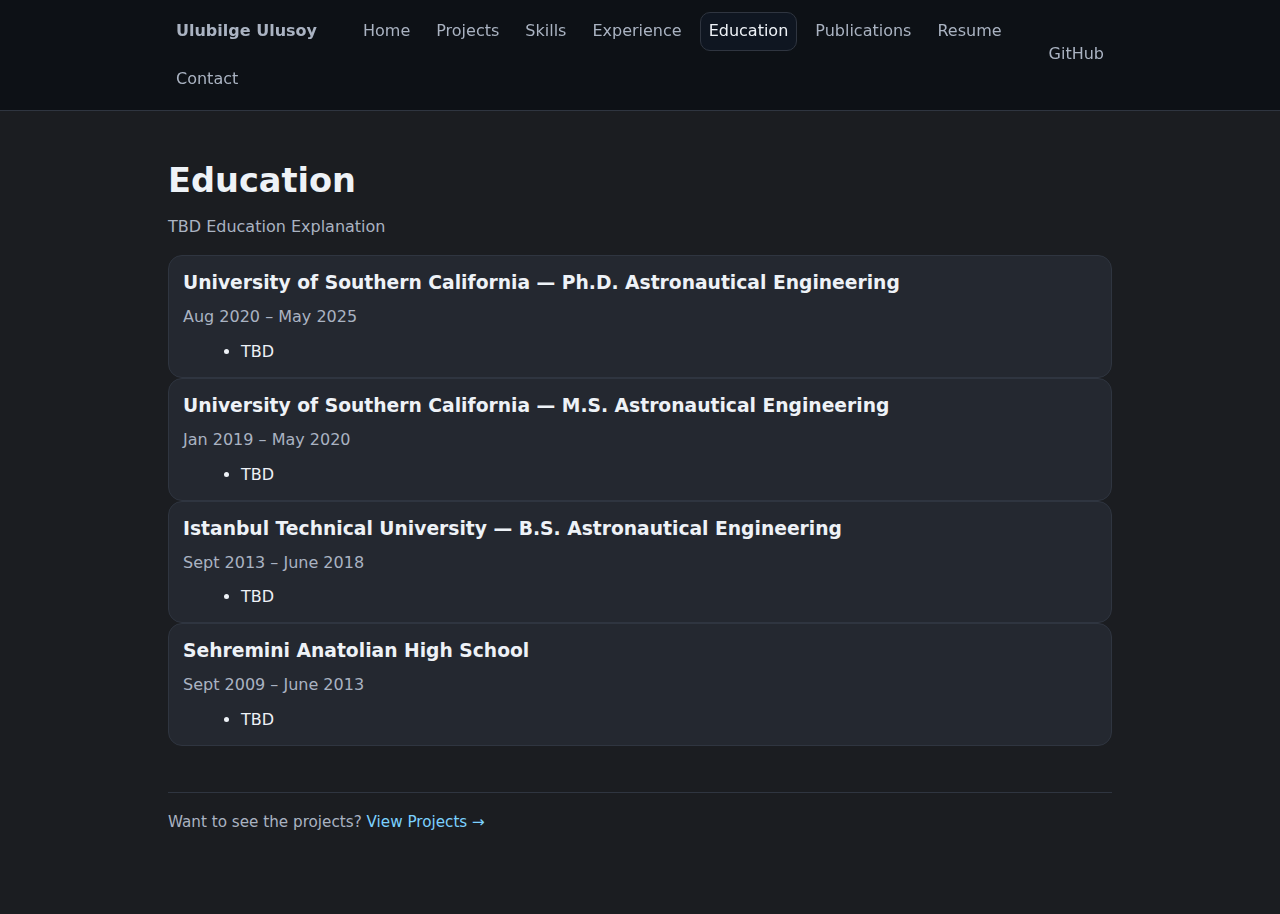
<file: education.html>
<!doctype html>
<html lang="en">
<head>
  <meta charset="utf-8" />
  <meta name="viewport" content="width=device-width,initial-scale=1" />
  <title>Experience — Ulubilge Ulusoy</title>
  <link rel="stylesheet" href="style.css" />
</head>
<body>
    <div class="nav">
    <div class="nav-inner">
      <div class="leftnav">
        <span class="brand"><a class="brand" href="index.html">Ulubilge Ulusoy</a></span>
        <a  href="index.html">Home</a>
        <a  href="projects.html">Projects</a>
        <a  href="skills.html">Skills</a>
        <a  href="experience.html">Experience</a>
        <a class="active" href="education.html">Education</a>
        <a  href="publications.html">Publications</a>
        <a  href="resume.html">Resume</a>
        <a  href="contact.html">Contact</a>
      </div>
      <div><a href="https://github.com/ulubilgeulusoy">GitHub</a></div>
    </div>
  </div>

  <main class="wrap">
    <h1>Education</h1>
    <p class="subtitle">TBD Education Explanation</p>

    <div class="grid"></div>
        <div class="card">
            <h3>University of Southern California — Ph.D. Astronautical Engineering</h3>
            <p class="meta">Aug 2020 – May 2025</p>
            <ul>
            <li>TBD</li>
            </ul>
        </div>


        <div class="card">
            <h3>University of Southern California — M.S. Astronautical Engineering</h3>
            <p class="meta">Jan 2019 – May 2020</p>
            <ul>
            <li>TBD</li>
            </ul>
        </div>


        <div class="card">
            <h3>Istanbul Technical University — B.S. Astronautical Engineering</h3>
            <p class="meta">Sept 2013 – June 2018</p>
            <ul>
            <li>TBD</li>
            </ul>
        </div>

        
        <div class="card">
            <h3>Sehremini Anatolian High School</h3>
            <p class="meta">Sept 2009 – June 2013</p>
            <ul>
            <li>TBD</li>
            </ul>
        </div> 
    </div> 
    <footer>
      Want to see the projects? <a href="projects.html">View Projects →</a>
    </footer>
  </main>
</body>
</html>
</file>
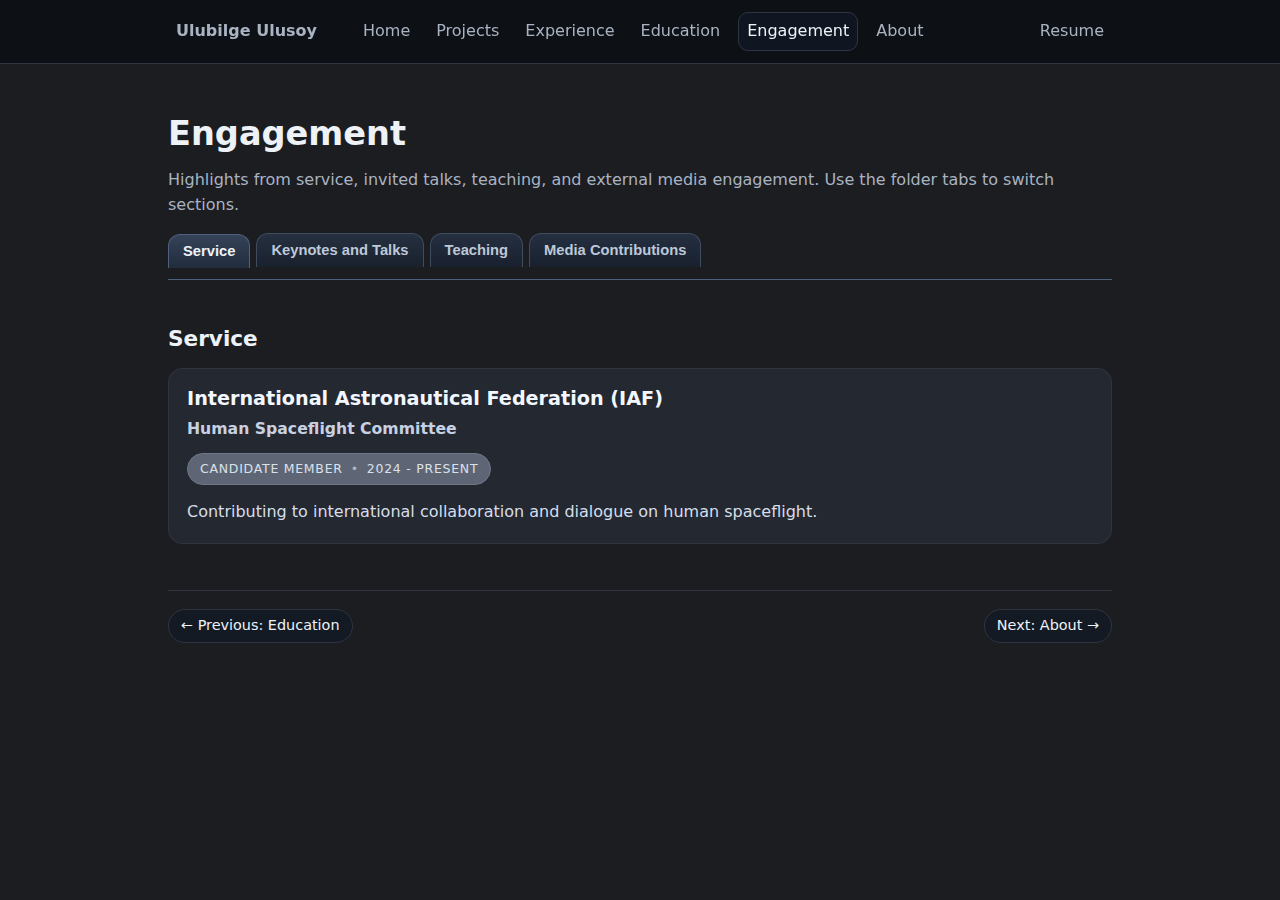
<file: engagement.html>
﻿<!doctype html>
<html lang="en">
<head>
  <meta charset="utf-8" />
  <meta name="viewport" content="width=device-width,initial-scale=1" />
  <title>Engagement - Ulubilge Ulusoy</title>
  <link rel="stylesheet" href="style.css" />
</head>
<body>
  <div class="nav">
    <div class="nav-inner">
      <div class="leftnav">
        <span class="brand"><a class="brand" href="index.html">Ulubilge Ulusoy</a></span>
        <a href="index.html">Home</a>
        <a href="projects.html">Projects</a>
        <a href="experience.html">Experience</a>
        <a href="education.html">Education</a>
        <a class="active" href="engagement.html">Engagement</a>
        <a href="about.html">About</a>
      </div>
      <details class="mobile-menu">
        <summary aria-label="Open navigation menu">&#9776;</summary>
        <div class="mobile-menu-panel">
          <a href="index.html">Home</a>
          <a href="projects.html">Projects</a>
          <a href="experience.html">Experience</a>
          <a href="education.html">Education</a>
          <a class="active" href="engagement.html">Engagement</a>
          <a href="about.html">About</a>
        </div>
      </details>
      <div><a href="resume.html">Resume</a></div>
    </div>
  </div>

  <main class="wrap">
    <h1>Engagement</h1>
    <p class="subtitle">Highlights from service, invited talks, teaching, and external media engagement. Use the folder tabs to switch sections.</p>

    <div class="engagement-tabs" role="tablist" aria-label="Engagement sections">
      <button class="engagement-tab active" type="button" role="tab" aria-selected="true" aria-controls="section-service" id="tab-service" data-tab-target="section-service">Service</button>
      <button class="engagement-tab" type="button" role="tab" aria-selected="false" aria-controls="section-talks" id="tab-talks" data-tab-target="section-talks">Keynotes and Talks</button>
      <button class="engagement-tab" type="button" role="tab" aria-selected="false" aria-controls="section-teaching" id="tab-teaching" data-tab-target="section-teaching">Teaching</button>
      <button class="engagement-tab" type="button" role="tab" aria-selected="false" aria-controls="section-media" id="tab-media" data-tab-target="section-media">Media Contributions</button>
    </div>

    <section class="section engagement-panel active" id="section-service" role="tabpanel" aria-labelledby="tab-service">
      <h2 class="section-title">Service</h2>

      <div class="card service-card">
        <div class="service-row">
          <!-- Optional logo (uncomment and set the src if you have it) -->
          <!--
          <div class="service-logo">
            <img src="assets/img/iaf.png" alt="IAF logo" />
          </div>
          -->

          <div class="service-content">
            <div class="service-org">International Astronautical Federation (IAF)</div>
            <div class="service-unit">Human Spaceflight Committee</div>

            <div class="service-meta">
              <span class="service-role">Candidate Member</span>
              <span class="service-sep">•</span>
              <span class="service-dates">2024 - Present</span>
            </div>

            <p class="service-desc">
              Contributing to international collaboration and dialogue on human spaceflight.
            </p>

            <!-- Optional external link (uncomment if you want) -->
            <!--
            <a class="service-link" href="https://iafastro.org/" target="_blank" rel="noopener">
              Learn more
            </a>
            -->
          </div>
        </div>
      </div>
    </section>

    <section class="section engagement-panel" id="section-talks" role="tabpanel" aria-labelledby="tab-talks" hidden>
    <h2>Keynotes and Talks</h2>
    <div class="card">
      <div class="talk-item">
        <div class="talk-content">
          <div class="talk-header">
            <div class="talk-title-group">
              <span class="talk-tag">Keynote Speaker</span>
              <p class="talk-title"><strong>Skyward Showcase • Feb 2026</strong></p>
            </div>
          </div>
          <p class="meta"><strong>Topic:</strong> Earth Independent Long Duration Exploration Missions</p>
        </div>
        <p class="pub-actions talk-actions"><a class="pub-link-btn" href="https://www.colorado.edu/aerospace/skywardshowcase2026" target="_blank" rel="noopener noreferrer">See Details</a></p>
      </div>

      <div class="talk-item">
        <div class="talk-content">
          <div class="talk-header">
            <div class="talk-title-group">
              <span class="talk-tag">Invited Speaker</span>
              <p class="talk-title"><strong>Maintenance and Repair for Sustainable Lunar Surface Infrastructure Workshop • Sept 2025</strong></p>
            </div>
          </div>
          <p class="meta"><strong>Session:</strong> Preventative Maintenance and Responsive Repair in Space: Exploring the Roles of Astronauts</p>
          <p class="meta"><strong>Topic:</strong> The Real-Time Support Needs of Astronauts for Maintenance</p>
        </div>
        <p class="pub-actions talk-actions"><a class="pub-link-btn" href="https://lsic.jhuapl.edu/Events/Agenda/index.php?id=614" target="_blank" rel="noopener noreferrer">See Details</a></p>
      </div>
    </div>
    </section>

    <section class="section engagement-panel" id="section-teaching" role="tabpanel" aria-labelledby="tab-teaching" hidden>
    <h2>Teaching</h2>
    <div class="card">
      <div class="talk-title-group">
              <span class="talk-tag">Guest Lecturer</span>
              <p class="meta">University of Southern California (USC)</p>
              <p class="talk-title"><strong>ASTE 524 - Introduction to Human Spaceflight and Operations • 2019 - 2025</strong></p>
            </div>
      <p class="meta"><strong>Lecture:</strong> Human Spaceflight Destinations</p>
        
      <hr class="sep" />

      <div class="talk-title-group">
              <span class="talk-tag">Guest Lecturer</span>
              <p class="meta">University of Southern California (USC)</p>
              <p class="talk-title"><strong>EIS 370 - Ethical Issues in Artificial Intelligence • 2024</strong></p>
            </div>
      <p class="meta"><strong>Lecture:</strong> Human AI Teaming in Space</p>

      <hr class="sep" />

      <div class="talk-title-group">
              <span class="talk-tag">Guest Lecturer</span>
              <p class="meta">USC Liquid Propulsion Laboratory </p>
              <p class="talk-title"><strong>LPL Crash Course Series • 2020-2023</strong></p>
            </div>
      <p class="meta"><strong>Lecture:</strong> Design and Test Readiness Reviews Guidelines</p>

      <hr class="sep" />

      <div class="talk-title-group">
              <span class="talk-tag">Guest Lecturer</span>
              <p class="meta">University of Southern California (USC)</p>
              <p class="talk-title"><strong>ASTE 561 - Human Factors of Spacecraft Operations • 2022</strong></p>
            </div>
      <p class="meta"><strong>Lecture:</strong> Human Factors Experimental Methods</p>

    </div>
    </section>

    
    <section class="section engagement-panel" id="section-media" role="tabpanel" aria-labelledby="tab-media" hidden>
    <h2>Media Contributions</h2>
    <div class="grid">
      <div class="card span">
        <h3>Space, Right Here At Home In SoCal</h3>
        <div class="pub-row news-meta-row">
          <p class="meta">Forbes • March 2020</p>
          <p class="pub-actions"><a class="pub-link-btn" href="https://www.forbes.com/sites/gregautry/2020/03/17/space-right-here-at-home-in-socal/" target="_blank" rel="noopener noreferrer">Read Article</a></p>
        </div>
      </div>
    </div>
    </section>


  <footer class="page-pager">
    <a class="page-pager-link" href="education.html" aria-label="Go to previous page: Education">&larr; Previous: Education</a>
    <a class="page-pager-link" href="about.html" aria-label="Go to next page: About">Next: About &rarr;</a>
  </footer>

  </main>
  <script>
    (function initEngagementTabs() {
      const tabs = Array.from(document.querySelectorAll(".engagement-tab"));
      const panels = Array.from(document.querySelectorAll(".engagement-panel"));
      if (!tabs.length || !panels.length) return;

      function setActive(tab) {
        const targetId = tab.getAttribute("data-tab-target");
        tabs.forEach(function (item) {
          const isActive = item === tab;
          item.classList.toggle("active", isActive);
          item.setAttribute("aria-selected", isActive ? "true" : "false");
          item.tabIndex = isActive ? 0 : -1;
        });

        panels.forEach(function (panel) {
          const isActive = panel.id === targetId;
          panel.classList.toggle("active", isActive);
          panel.hidden = !isActive;
        });
      }

      tabs.forEach(function (tab, index) {
        tab.addEventListener("click", function () {
          setActive(tab);
        });

        tab.addEventListener("keydown", function (event) {
          if (event.key !== "ArrowRight" && event.key !== "ArrowLeft") return;
          event.preventDefault();
          const delta = event.key === "ArrowRight" ? 1 : -1;
          const nextIndex = (index + delta + tabs.length) % tabs.length;
          tabs[nextIndex].focus();
          setActive(tabs[nextIndex]);
        });
      });
    })();
  </script>
</body>
</html>
</file>
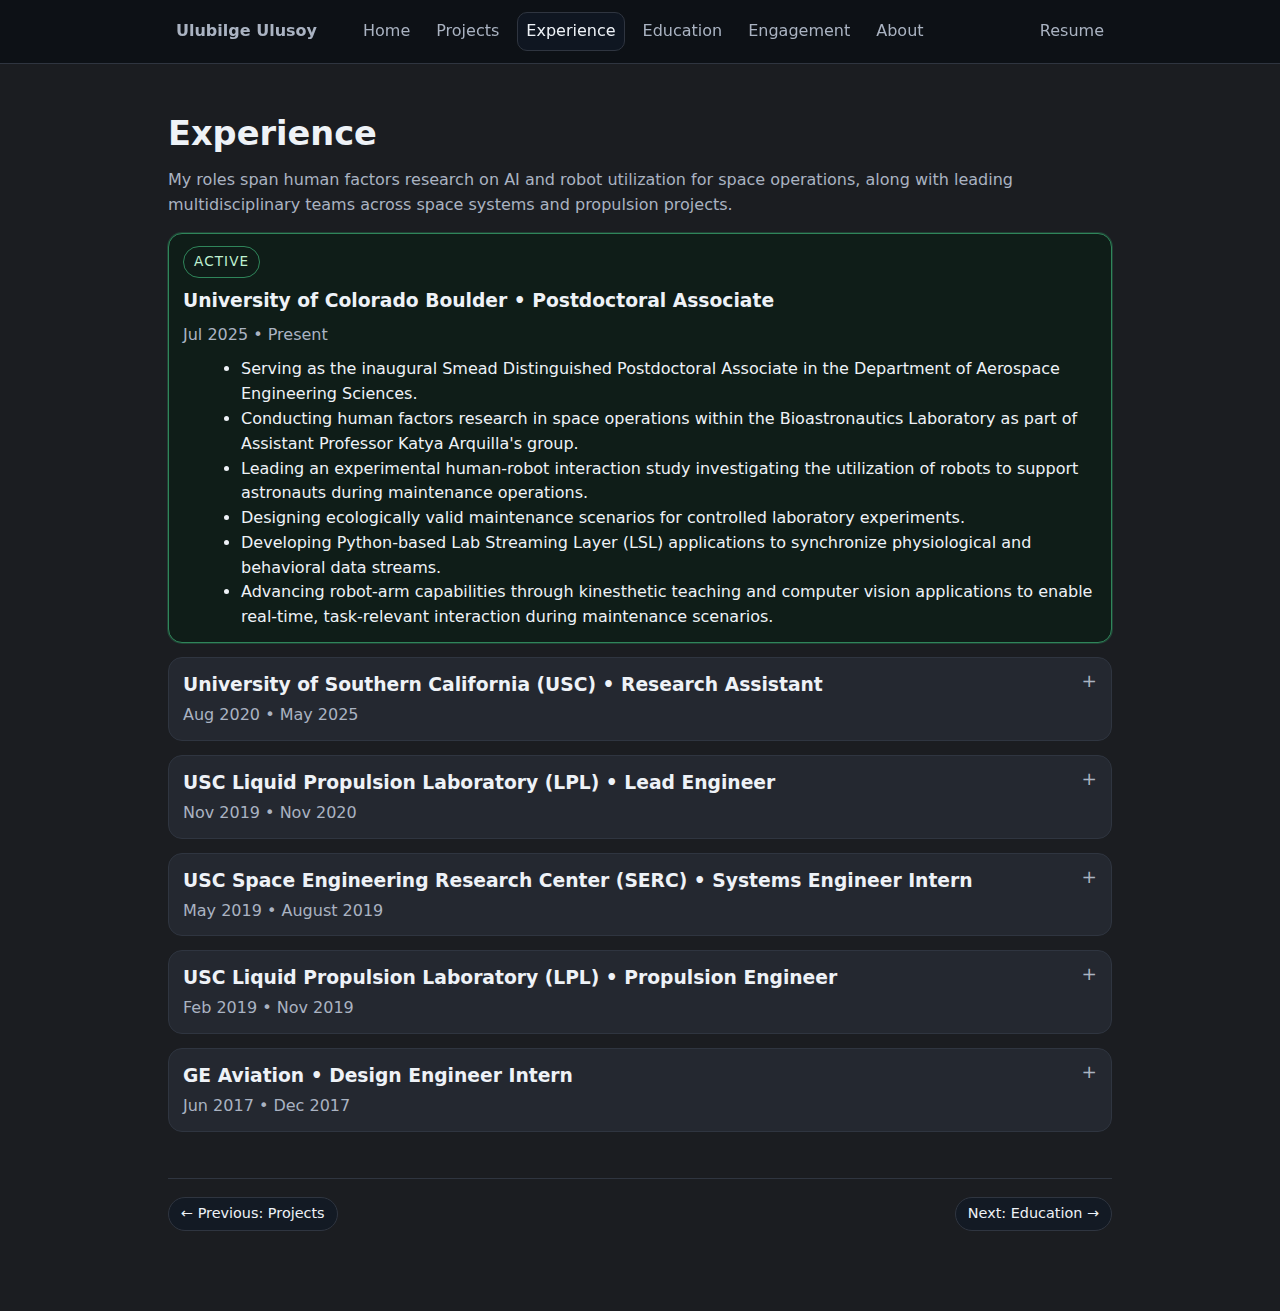
<file: experience.html>
﻿<!doctype html>
<html lang="en">
<head>
  <meta charset="utf-8" />
  <meta name="viewport" content="width=device-width,initial-scale=1" />
  <title>Experience • Ulubilge Ulusoy</title>
  <link rel="stylesheet" href="style.css" />
</head>
<body>
    <div class="nav">
    <div class="nav-inner">
      <div class="leftnav">
        <span class="brand"><a class="brand" href="index.html">Ulubilge Ulusoy</a></span>
        <a href="index.html">Home</a>
        <a href="projects.html">Projects</a>
        <a class="active" href="experience.html">Experience</a>
        <a href="education.html">Education</a>
        <a href="engagement.html">Engagement</a>
        <a href="about.html">About</a>
      </div>
      <details class="mobile-menu">
        <summary aria-label="Open navigation menu">&#9776;</summary>
        <div class="mobile-menu-panel">
          <a href="index.html">Home</a>
          <a href="projects.html">Projects</a>
          <a class="active" href="experience.html">Experience</a>
          <a href="education.html">Education</a>
          <a href="engagement.html">Engagement</a>
          <a href="about.html">About</a>
        </div>
      </details>
      <div><a href="resume.html">Resume</a></div>
    </div>
  </div>

  <main class="wrap">
    <h1>Experience</h1>
    <p class="subtitle">My roles span human factors research on AI and robot utilization 
      for space operations, along with leading multidisciplinary teams across space systems 
      and propulsion projects.</p>

    <div class="grid">
      <div class="card highlight">
        <div class="card-tag">Active</div>
        <h3>University of Colorado Boulder • Postdoctoral Associate</h3>
        <p class="meta">Jul 2025 • Present</p>
        <ul>
          <li>Serving as the inaugural Smead Distinguished Postdoctoral Associate in the Department of Aerospace Engineering Sciences.</li>
          <li>Conducting human factors research in space operations within the Bioastronautics Laboratory as part of Assistant Professor Katya Arquilla's group.</li>
          <li>Leading an experimental human-robot interaction study investigating the utilization of robots to support astronauts during maintenance operations.</li>
          <li>Designing ecologically valid maintenance scenarios for controlled laboratory experiments.</li>
          <li>Developing Python-based Lab Streaming Layer (LSL) applications to synchronize physiological and behavioral data streams.</li>
          <li>Advancing robot-arm capabilities through kinesthetic teaching and computer vision applications to enable real-time, task-relevant interaction during maintenance scenarios.</li>
        </ul>
      </div>

      <details class="card experience-accordion">
        <summary>
          <h3>University of Southern California (USC) • Research Assistant</h3>
          <p class="meta">Aug 2020 • May 2025</p>
        </summary>
        <ul>
          <li>Conducted research in the Astronaut Performance Laboratory within the Department of Astronautical Engineering under the supervision of former NASA astronaut Professor Garrett E. Reisman.</li>
          <li>Designed and executed two human-AI interaction experiments involving 60+ participants.</li>
          <li>Conducted a survey study with ten former astronauts to characterize interaction dynamics between astronauts and mission control during maintenance operations, informing human-AI interaction design.</li>
          <li>Built Python-based GUIs and analytical tools for data collection; performed statistical analysis in MATLAB and R.</li>
          <li>Performed comprehensive literature reviews on human factors metrics and human spaceflight operational procedures.</li>
          <li>This role was funded by <a href="https://www.nasa.gov/directorates/stmd/space-tech-research-grants/habitats-optimized-for-missions-of-exploration-home/" target="_blank" rel="noopener">Habitats Optimized for Missions of Exploration (HOME)</a>, 
            a NASA Space Technology Research Institute (STRI). HOME-affiliated appointments are listed below.</li>
          <div class="home-roles">
            <ul>
              <li class="home-role-card"><strong>Scenario Scientist, NASA STRI HOME (Jan 2023 - Jun 2023)</strong>
                <ul>
                  <li>Led development of an ECLSS maintenance demonstration scenario with human-robot interaction under the supervision of HOME Director and former NASA astronaut Professor Steve K. Robinson.</li>
                  <li>Coordinated with stakeholders to integrate multidisciplinary projects into a cohesive operational scenario.</li>
                  <li>Co-developed a robotically manipulable ECLSS testbed for use in the Capstone demonstration.</li></ul>
              </li>
              <li class="home-role-card"><strong>Capstone Captain, NASA STRI HOME (Jan 2024 - Jun 2024)</strong>
                <ul>
                  <li>Co-led the development and execution of a capstone demo simulating deep-space habitat ECLSS maintenance with astronauts, AI, and robotic agents.</li>
                  <li>Coordinated research and engineering efforts among stakeholders, co-developed the operational scenario, and integrated multidisciplinary work into a cohesive demo that met NASA requirements.</li></ul>
              </li>
            </ul>
          </div>
        </ul>
      </details>

      <details class="card experience-accordion">
        <summary>
          <h3>USC Liquid Propulsion Laboratory (LPL) • Lead Engineer</h3>
          <p class="meta">Nov 2019 • Nov 2020</p>
        </summary>
        <ul>
          <li>Managed a nonprofit academic propulsion group, leading 40+ students and overseeing an annual budget of approximately $60k.</li>
          <li>Assumed leadership of ongoing research initialization on particle shedding in 3D-printed metal rocket engines with The Aerospace Corporation, leading statement-of-work development and coordinating with University Corporate Relations to launch the sponsored research collaboration.</li>
          <li>Managed end-to-end project execution for the design of a liquid rocket engine test stand in collaboration with Pangea Propulsion, serving as project coordinator overseeing timelines, deliverables, and technical alignment.</li>
          <li>Implemented industry-aligned organizational and technical operating standards across laboratory activities.</li>
          <li>Coordinated with USC Environmental Health &amp; Safety (EH&amp;S) to establish testing protocols and COVID-era operational procedures.</li>
          <li>Defined high-level project goals for the design and testing of rocket engines and feed systems.</li>
          <li>Negotiated with university administrators to secure additional operational space for the laboratory.</li>
        </ul>
      </details>

      <details class="card experience-accordion">
        <summary>
          <h3>USC Space Engineering Research Center (SERC) • Systems Engineer Intern</h3>
          <p class="meta">May 2019 • August 2019</p>
        </summary>
        <ul>
          <li>Participated in a summer internship in SERC, part of USC's Information Sciences Institute (ISI), under the supervision of Professor David Barnhart.</li>
          <li>Generated system requirements for an Earth-based lunar lander simulator (LEAPFROG Gen 1).</li>
          <li>Co-built the LEAPFROG structure and cold-thruster guidance system.</li>
          <li>Integrated the LEAPFROG structure into a 3-DOF ball-bearing testbed for guidance and control experiments.</li>
        </ul>
      </details>

      <details class="card experience-accordion">
        <summary>
          <h3>USC Liquid Propulsion Laboratory (LPL) • Propulsion Engineer</h3>
          <p class="meta">Feb 2019 • Nov 2019</p>
        </summary>
        <ul>
          <li>Volunteered with a nonprofit academic propulsion group alongside graduate and undergraduate USC students to build and test liquid rocket engines.</li>
          <li>Integrated a pyro igniter into a LOX - Kerosene rocket engine for static-fire testing, collaborating with two other graduate student engineers.</li>
          <li>Supported in-house water flow testing operations of a GOX - Kerosene rocket engine injector.</li>
        </ul>
      </details>  

      <details class="card experience-accordion">
        <summary>
          <h3>GE Aviation • Design Engineer Intern</h3>
          <p class="meta">Jun 2017 • Dec 2017</p>
        </summary>
        <ul>
          <li>Supported Material Review Board (MRB) engineers by performing calculations, modeling, and analytical studies to evaluate nonconformance in manufactured LM2500 engine components.</li>
        </ul>
      </details>
    </div>

    <footer class="page-pager">
      <a class="page-pager-link" href="projects.html" aria-label="Go to previous page: Projects">&larr; Previous: Projects</a>
      <a class="page-pager-link" href="education.html" aria-label="Go to next page: Education">Next: Education &rarr;</a>
    </footer>
  </main>
</body>
</html>
</file>
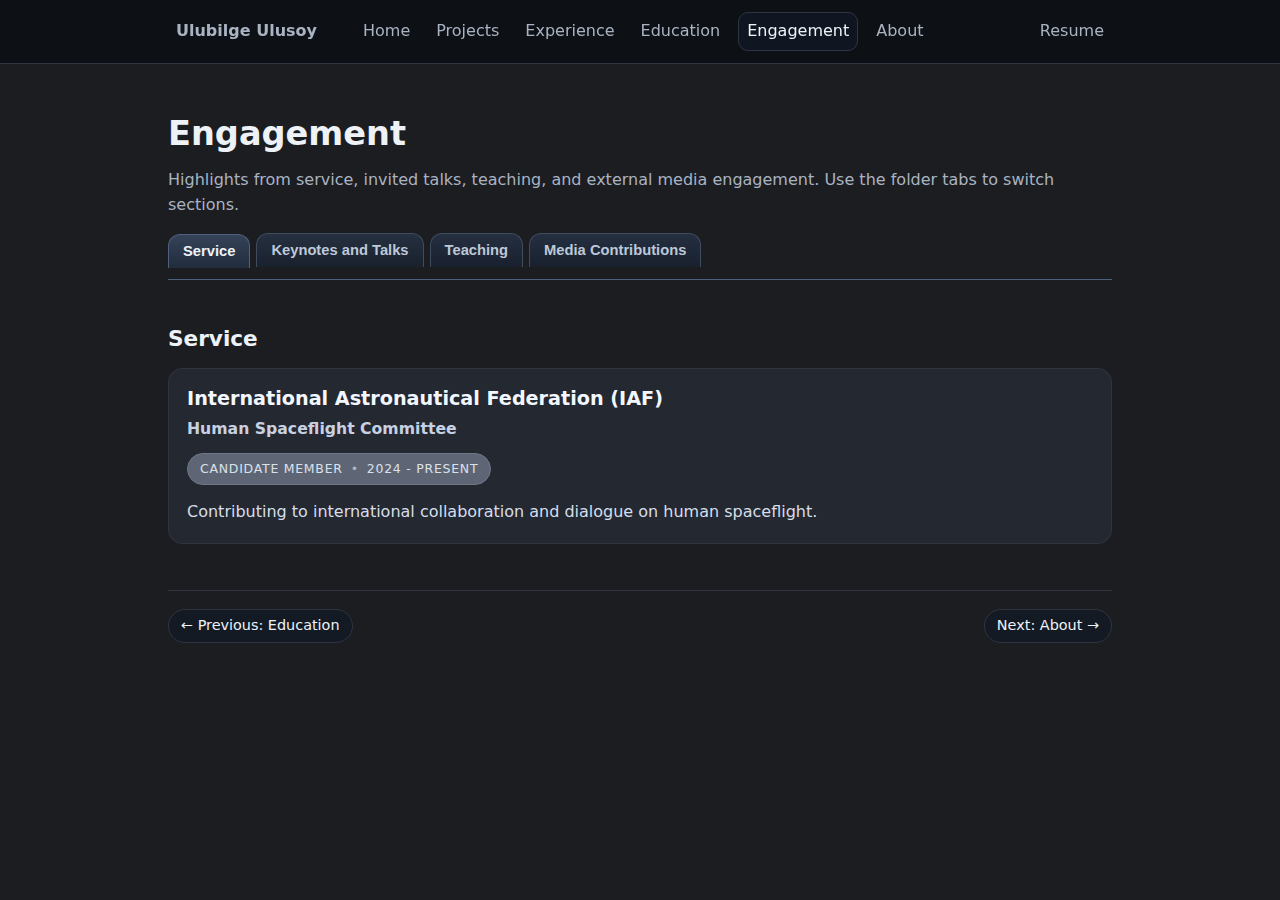
<file: publications.html>
﻿<!doctype html>
<html lang="en">
<head>
  <meta charset="utf-8" />
  <meta name="viewport" content="width=device-width,initial-scale=1" />
  <title>Redirecting to Engagement</title>
  <meta http-equiv="refresh" content="0; url=engagement.html" />
  <link rel="canonical" href="engagement.html" />
</head>
<body>
  <p>This page moved to <a href="engagement.html">Engagement</a>.</p>
</body>
</html>
</file>
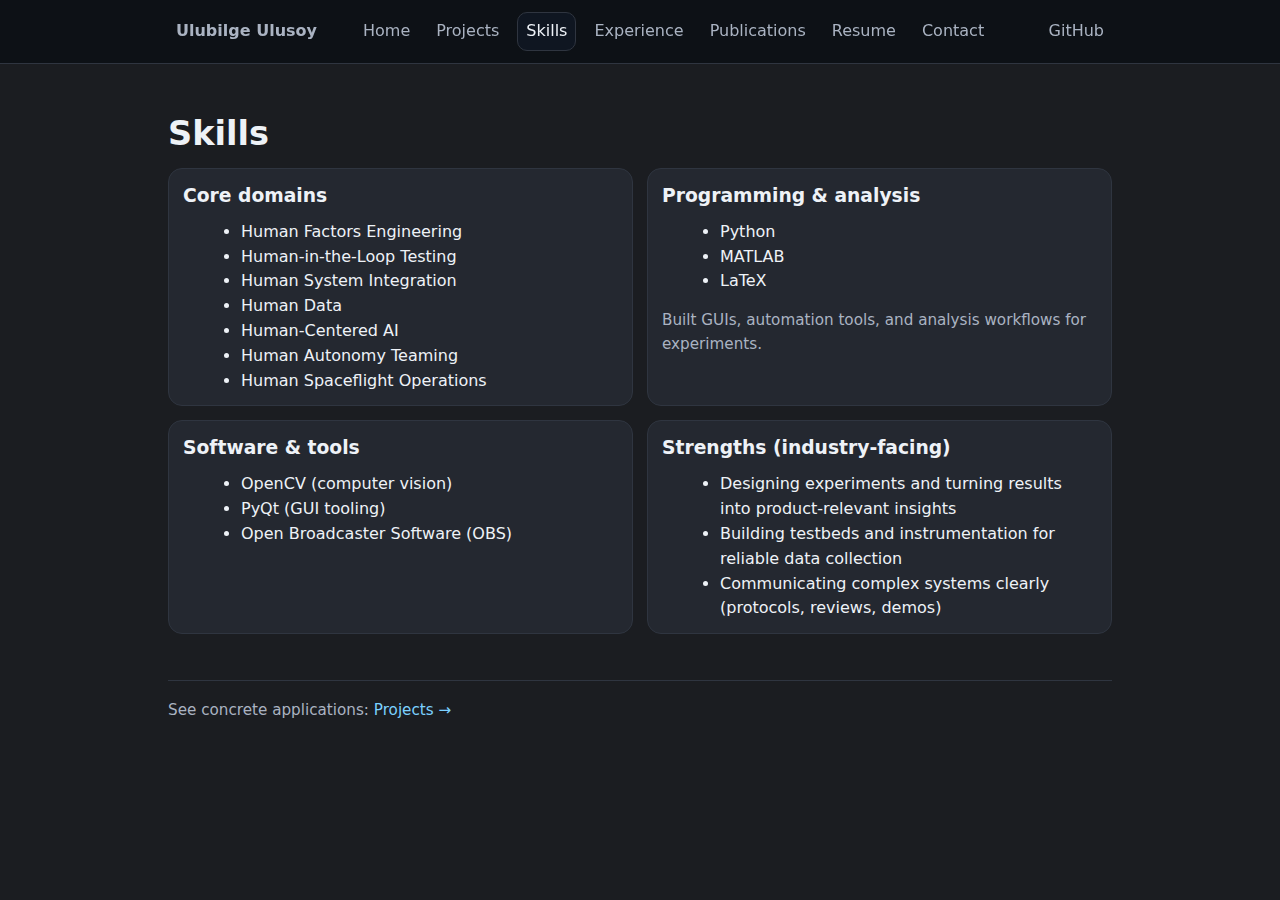
<file: skills.html>
<!doctype html>
<html lang="en">
<head>
  <meta charset="utf-8" />
  <meta name="viewport" content="width=device-width,initial-scale=1" />
  <title>Skills — Ulubilge Ulusoy</title>
  <link rel="stylesheet" href="style.css" />
</head>
<body>
  <div class="nav">
    <div class="nav-inner">
      <div class="leftnav">
        <span class="brand"><a class="brand" href="index.html">Ulubilge Ulusoy</a></span>
        <a href="index.html">Home</a>
        <a href="projects.html">Projects</a>
        <a class="active" href="skills.html">Skills</a>
        <a href="experience.html">Experience</a>
        <a href="publications.html">Publications</a>
        <a href="resume.html">Resume</a>
        <a href="contact.html">Contact</a>
      </div>
      <div><a href="https://github.com/ulubilgeulusoy">GitHub</a></div>
    </div>
  </div>

  <main class="wrap">
    <h1>Skills</h1>

    <div class="grid">
      <div class="card span6">
        <h3>Core domains</h3>
        <ul>
          <li>Human Factors Engineering</li>
          <li>Human-in-the-Loop Testing</li>
          <li>Human System Integration</li>
          <li>Human Data</li>
          <li>Human-Centered AI</li>
          <li>Human Autonomy Teaming</li>
          <li>Human Spaceflight Operations</li>
        </ul>
      </div>

      <div class="card span6">
        <h3>Programming & analysis</h3>
        <ul>
          <li>Python</li>
          <li>MATLAB</li>
          <li>LaTeX</li>
        </ul>
        <p class="small">Built GUIs, automation tools, and analysis workflows for experiments.</p>
      </div>

      <div class="card span6">
        <h3>Software & tools</h3>
        <ul>
          <li>OpenCV (computer vision)</li>
          <li>PyQt (GUI tooling)</li>
          <li>Open Broadcaster Software (OBS)</li>
        </ul>
      </div>

      <div class="card span6">
        <h3>Strengths (industry-facing)</h3>
        <ul>
          <li>Designing experiments and turning results into product-relevant insights</li>
          <li>Building testbeds and instrumentation for reliable data collection</li>
          <li>Communicating complex systems clearly (protocols, reviews, demos)</li>
        </ul>
      </div>
    </div>

    <footer>
      See concrete applications: <a href="projects.html">Projects →</a>
    </footer>
  </main>
</body>
</html>
</file>
<file: style.css>
﻿:root{
  /* Charcoal-forward palette */
  --bg:#1b1d21;
  --card:#242830;
  --text:#eef2f7;
  --muted:#aab3c2;
  --link:#7cd1ff;
  --border:#2f3540;
  --max: 980px;
}
*{ box-sizing:border-box; }
body{
  margin:0;
  font-family: system-ui, -apple-system, Segoe UI, Roboto, Helvetica, Arial, sans-serif;
  background: var(--bg);
  color: var(--text);
  line-height: 1.55;
}
html{ scroll-behavior: smooth; }
a{ color: var(--link); text-decoration: none; }
a:hover{ text-decoration: underline; }

.nav{
  position: sticky;
  top: 0;
  backdrop-filter: blur(10px);
  background: rgba(11,15,20,0.85);
  border-bottom: 1px solid var(--border);
  z-index: 1100;
}
.nav-inner{
  max-width: var(--max);
  margin: 0 auto;
  padding: 12px 18px;
  display:flex;
  align-items:center;
  justify-content:space-between;
  gap: 12px;
}
.leftnav{
  display:flex;
  align-items:center;
  flex-wrap:wrap;
  gap: 10px;
}
.brand{
  font-weight: 750;
  color: var(--text);
  margin-right: 10px;
}
.nav a{
  color: var(--muted);
  padding: 6px 8px;
  border-radius: 10px;
}
.nav a:hover{
  color: var(--text);
  text-decoration:none;
  background: rgba(16,24,38,0.55);
}
.nav a.active{
  color: var(--text);
  background: rgba(16,24,38,0.75);
  border: 1px solid var(--border);
}
.mobile-menu{
  display: none;
  position: relative;
}
.mobile-menu summary{
  list-style: none;
  cursor: pointer;
  color: var(--muted);
  padding: 6px 10px;
  border-radius: 10px;
  border: 1px solid var(--border);
  background: rgba(16,24,38,0.55);
  user-select: none;
}
.mobile-menu summary::-webkit-details-marker{
  display: none;
}
.mobile-menu[open] summary{
  color: var(--text);
}
.mobile-menu-panel{
  position: absolute;
  right: 0;
  top: calc(100% + 8px);
  min-width: 220px;
  display: grid;
  gap: 4px;
  padding: 8px;
  border-radius: 12px;
  border: 1px solid var(--border);
  background: rgba(11,15,20,0.97);
  box-shadow: 0 12px 30px rgba(0,0,0,0.45);
  z-index: 30;
}

.wrap{ max-width: var(--max); margin: 0 auto; padding: 26px 18px 80px; }
h1{ font-size: 2.1rem; margin: 18px 0 8px; }
.resume-title-row{
  display: flex;
  align-items: center;
  gap: 12px;
  flex-wrap: wrap;
}
.resume-title-row h1{
  margin: 18px 0 12px;
  line-height: 1;
}
.resume-title-row .btn{
  margin-top: 0;
  padding: 5px 12px;
  font-size: 0.95rem;
  line-height: 1.1;
  display: inline-flex;
  align-items: center;
}
h2{ font-size: 1.35rem; margin: 30px 0 12px; }
h3{ margin: 0 0 8px; }

.subtitle{ color: var(--muted); margin: 0 0 16px; }
.section-nav{
  grid-column: span 12;
  display: flex;
  flex-wrap: wrap;
  gap: 10px;
  margin: 4px 0 8px;
  align-items: center;
}
.section-label{
  color: var(--muted);
  font-size: 0.95rem;
  letter-spacing: 0.04em;
  text-transform: uppercase;
}
.section-pill{
  display: inline-block;
  appearance: none;
  font: inherit;
  cursor: pointer;
  border: 1px solid var(--border);
  background: rgba(16,24,38,0.7);
  color: var(--text);
  padding: 8px 14px;
  border-radius: 999px;
  font-size: 0.95rem;
}
.section-pill:hover{
  text-decoration: none;
  filter: brightness(1.08);
}
.projects-tabs .section-pill.active{
  background: rgba(42,52,68,0.9);
  border-color: #4c5d79;
}
.section-head{
  grid-column: span 12;
  margin-top: 10px;
}
.card-tag{
  align-self: flex-start;
  display: inline-block;
  font-size: 0.85rem;
  letter-spacing: 0.08em;
  text-transform: uppercase;
  color: #bff1d2;
  border: 1px solid #2f855a;
  background: rgba(15,29,24,0.9);
  padding: 4px 10px;
  border-radius: 999px;
  margin-bottom: 8px;
}

.hero{
  width: 100%;
  height: clamp(180px, 33vw, 340px);
  object-fit: cover;
  object-position: center 50%;   /* tweak what part stays visible */
  border-radius: 12px;
  border: 1px solid var(--border);
  opacity: 0.45;
}
.hero-wrap{
  position: relative;
}
.hero-pills{
  position: absolute;
  left: 12px;
  right: 12px;
  bottom: 12px;
  margin-top: 0;
  z-index: 1;
  justify-content: center;
}
.hero-pills .pill{
  background: rgba(94,102,117,0.88);
  backdrop-filter: blur(2px);
  font-size: 0.72rem;
  padding: 6px 11px;
}

.grid{
  display:grid;
  grid-template-columns: repeat(12, 1fr);
  gap: 14px;
}
.row-split{
  grid-column: span 12;
  display:grid;
  gap: 14px;
  align-items: stretch;
}
.row-split > .card,
.row-split > .stack{
  grid-column: span 1;
}
.row-split .stack .card{
  grid-column: span 1;
}
.stack{
  display:grid;
  gap: 14px;
}
.card{
  grid-column: span 12;
  border: 1px solid var(--border);
  background: var(--card);
  border-radius: 14px;
  padding: 12px 14px;
}
.experience-accordion{
  padding: 0;
}
.experience-accordion summary{
  list-style: none;
  cursor: pointer;
  padding: 12px 14px;
  position: relative;
}
.experience-accordion summary::-webkit-details-marker{
  display: none;
}
.experience-accordion summary h3{
  margin: 0 34px 4px 0;
}
.experience-accordion summary .meta{
  margin: 0;
}
.experience-accordion summary::after{
  content: "+";
  position: absolute;
  right: 14px;
  top: 14px;
  color: var(--muted);
  font-size: 1.15rem;
  line-height: 1;
}
.experience-accordion[open] summary::after{
  content: "-";
}
.experience-accordion > ul{
  margin: 0 14px 14px 32px;
}
.edu-row{
  display:flex;
  gap: 2px;
  align-items: flex-start;
}
.edu-content{
  width: 100%;
}
.edu-head{
  display: flex;
  align-items: center;
  gap: 12px;
}
.edu-mark{
  flex: 0 0 auto;
}
.edu-logo-mark{
  height: clamp(46px, 5vw, 64px);
  width: auto;
  object-fit: contain;
  display: block;
}
.edu-head-text{
  display: grid;
  gap: 4px;
}
.edu-degree{
  margin: 0;
  line-height: 1.2;
}
.edu-school{
  margin: 0;
  color: #d8deea;
  font-weight: 600;
  line-height: 1.2;
}
.edu-date{
  margin: 4px 0 8px;
}
.edu-glance{
  display: flex;
  flex-wrap: wrap;
  gap: 8px;
  margin: 0 0 14px;
}
.edu-chip{
  display: inline-block;
  border: 1px solid var(--border);
  background: rgba(16,24,38,0.65);
  color: #dce4f1;
  border-radius: 999px;
  padding: 4px 10px;
  font-size: 0.88rem;
  line-height: 1.2;
}
.edu-sections{
  display: grid;
  gap: 8px;
}
.edu-expand{
  margin: 0;
}
.edu-expand-toggle{
  list-style: none;
  cursor: pointer;
  display: inline-flex;
  align-items: center;
  gap: 8px;
  border: 1px solid var(--border);
  background: rgba(16,24,38,0.65);
  color: #dce4f1;
  border-radius: 999px;
  padding: 6px 12px;
  font-size: 0.9rem;
  line-height: 1.2;
}
.edu-expand-toggle::-webkit-details-marker{
  display: none;
}
.edu-expand-toggle::before{
  content: "+";
  font-weight: 700;
  font-size: 1rem;
}
.edu-expand[open] .edu-expand-toggle{
  margin-bottom: 8px;
}
.edu-expand[open] .edu-expand-toggle::before{
  content: "-";
}
.edu-kicker{
  margin: 4px 0 0;
  color: #c4ccda;
  font-size: 0.82rem;
  font-weight: 700;
  letter-spacing: 0.08em;
  text-transform: uppercase;
}
.education-grid ul{
  margin: 4px 0 0 18px;
}
.education-grid li{
  margin: 0 0 6px;
  font-size: 0.98rem;
  line-height: 1.5;
}

.card.highlight{
  border-color: #2f855a;
  background: #0f1d18;
  box-shadow: 0 0 0 1px rgba(47,133,90,0.35);
}
@media (min-width: 760px){
  .span6{ grid-column: span 6; }
  .span4{ grid-column: span 4; }
  .row-split{ grid-template-columns: repeat(2, minmax(0, 1fr)); }
  .row-split .stack{
    grid-template-rows: 1fr 1fr;
    height: 100%;
  }
  .row-split .stack .card{ height: 100%; }
}
@media (max-width: 1080px){
  .hero-pills{
    left: 10px;
    right: auto;
    top: 0;
    bottom: 0;
    display: flex;
    flex-direction: column;
    align-items: flex-start;
    justify-content: center;
    gap: 7px;
  }
}
@media (max-width: 830px){
  .nav-inner{
    justify-content: flex-start;
    gap: 0;
  }
  .brand{
    margin-right: 0;
  }
  .leftnav > .brand{
    padding-right: 2px;
  }
  .leftnav > a{
    display: none;
  }
  .leftnav{
    gap: 0;
  }
  .mobile-menu{
    display: block;
    margin-left: 0;
  }
  .nav-inner > div:last-child{
    margin-left: auto;
  }
  .mobile-menu-panel a{
    color: var(--muted);
    padding: 8px 10px;
    border-radius: 8px;
    border: 1px solid transparent;
  }
  .mobile-menu-panel a.active{
    color: var(--text);
    background: rgba(16,24,38,0.75);
    border-color: var(--border);
  }
  .mobile-menu-panel{
    left: 0;
    right: auto;
    top: calc(100% + 8px);
    min-width: 0;
    width: 220px;
    max-width: calc(100vw - 56px);
  }
  .hero-pills{
    left: 10px;
    right: auto;
    top: 0;
    bottom: 0;
    gap: 7px;
    display: flex;
    flex-direction: column;
    align-items: flex-start;
    justify-content: center;
  }
}
@media (max-width: 760px){
  .hero-pills{
    transform: translateY(-8px);
  }
}
@media (max-width: 612px){
  .hero{
    height: clamp(240px, 58vw, 320px);
  }
}

.meta{ color: var(--muted); margin: 6px 0 10px; }

.small{ color: var(--muted); font-size: 0.95rem; }

.index_role{
  color: #ffffff;
  margin: 0px 0 8px;
  font-size: 13.3px;
  font-weight: bold;
}
.home-name,
.index_role,
.index_role + .subtitle{
  text-align: center;
}
.index_role + .subtitle{
  max-width: 980px;
  margin-left: auto;
  margin-right: auto;
}

.pills{ display:flex; flex-wrap:wrap; gap:10px; margin-top: 10px; }
.stack-row{
  display: flex;
  flex-wrap: wrap;
  align-items: center;
  gap: 8px;
  margin: -2px 0 10px;
}
.stack-label{
  color: #d6dbe3;
      font-weight: 600;
    margin-right: 2px;
}
.stack-chips{
  display: flex;
  flex-wrap: wrap;
  gap: 8px;
}
.stack-chip{
  display: inline-block;
  border: 1px solid #bcc3cd;
  background: #d5dae1;
  color: #1a1f27;
  padding: 6px 12px;
  border-radius: 999px;
  font-size: 0.95rem;
  line-height: 1.1;
}
.pill{
  border: 1px solid #6f7786;
  background: #5e6675;
  padding: 8px 10px;
  border-radius: 999px;
  color: #dbe1ea;
  font-size: 0.78rem;
  letter-spacing: 0.06em;
}

.btnrow{ display:flex; flex-wrap:wrap; gap:10px; margin-top: 14px; }
.btn{
  display:inline-block;
  border: 1px solid var(--border);
  background: rgba(16,24,38,0.7);
  color: var(--text);
  border-radius: 999px;
  padding: 10px 12px;
}
.btn:hover{ text-decoration:none; filter: brightness(1.05); }

hr.sep{
  border: 0;
  border-top: 1px solid var(--border);
  margin: 18px 0;
  grid-column: span 12;
}

.embed{
  width: 100%;
  height: 82vh;
  border: 1px solid var(--border);
  border-radius: 14px;
  background: #0a0f14;
}

footer{
  margin-top: 46px;
  color: var(--muted);
  border-top: 1px solid var(--border);
  padding-top: 18px;
  font-size: 0.95rem;
}
.site-note{
  margin: 46px 0 12px;
  color: var(--muted);
  font-size: 0.95rem;
}
.page-pager{
  display: flex;
  align-items: center;
  justify-content: space-between;
  gap: 12px;
  flex-wrap: wrap;
}
.page-pager-link{
  display: inline-flex;
  align-items: center;
  border: 1px solid var(--border);
  background: rgba(16,24,38,0.65);
  color: var(--text);
  border-radius: 999px;
  padding: 8px 12px;
  font-size: 0.9rem;
  line-height: 1.1;
  text-decoration: none;
}
.page-pager-link:hover{
  text-decoration: none;
  filter: brightness(1.08);
}
.page-pager-meta{
  flex-basis: 100%;
  margin: 2px 0 0;
  color: var(--muted);
  font-size: 0.88rem;
}
.about-map{
  width: 100%;
  height: 420px;
  border: 1px solid var(--border);
  border-radius: 12px;
  overflow: hidden;
}
.leaflet-popup-content-wrapper,
.leaflet-popup-tip{
  background: #1f2430;
  color: var(--text);
}
.leaflet-container a{
  color: #9bd1ff;
}
.about-carousels{
  margin-top: 16px;
}
.about-text-card{
  margin: 0 0 14px;
  border-color: #35507a;
  background:
    radial-gradient(circle at 85% 20%, rgba(120,173,230,0.1), transparent 44%),
    linear-gradient(160deg, rgba(20,28,43,0.9), rgba(25,32,47,0.9));
}
.about-text-card .subtitle{
  margin: 6px 0 0;
  max-width: none;
  text-align: justify;
}
.about-carousel-grid{
  display: grid;
  gap: 14px;
}
.about-carousel-grid-top{
  grid-template-columns: repeat(3, minmax(0, 1fr));
  margin-bottom: 14px;
}
.about-carousel-grid-bottom{
  grid-template-columns: repeat(2, minmax(0, 1fr));
  margin-bottom: 14px;
}
.about-carousel-grid-bottom .about-card-wide,
.about-carousel-grid-bottom .about-card-narrow{
  grid-column: span 1;
}
.about-carousel-card{
  padding: 12px;
  border-color: #35507a;
  background:
    radial-gradient(circle at 85% 20%, rgba(120,173,230,0.1), transparent 44%),
    linear-gradient(160deg, rgba(20,28,43,0.9), rgba(25,32,47,0.9));
}
.about-card-wide{
  grid-column: span 2;
}
.about-card-narrow{
  grid-column: span 1;
}
.about-carousel-head{
  display: flex;
  align-items: center;
  justify-content: space-between;
  gap: 10px;
  margin-bottom: 10px;
}
.about-carousel-head h3{
  margin: 0;
  font-size: 1.06rem;
}
.about-carousel{
  overflow: hidden;
  border: 1px solid #314a71;
  border-radius: 12px;
  background: rgba(9,14,25,0.52);
}
.about-carousel-track{
  display: flex;
  transition: transform 320ms ease;
  will-change: transform;
}
.about-slide{
  flex: 0 0 100%;
  min-height: 420px;
  padding: 14px;
}
.about-slide-media{
  height: 360px;
  border-radius: 10px;
  border: 1px solid #3f5f8d;
  margin-bottom: 12px;
  background:
    linear-gradient(135deg, rgba(80,130,198,0.5), rgba(23,33,52,0.72)),
    radial-gradient(circle at 20% 25%, rgba(210,230,255,0.3), transparent 45%);
  display: flex;
  align-items: center;
  justify-content: center;
  color: #d7e6ff;
  font-size: 0.85rem;
  letter-spacing: 0.07em;
  text-transform: uppercase;
}
.about-slide-image{
  width: 100%;
  height: 360px;
  border-radius: 10px;
  border: 1px solid #3f5f8d;
  margin-bottom: 12px;
  object-fit: cover;
  background: #0b1220;
  display: block;
}
.about-slide-image-book{
  object-fit: cover;
}
.about-slide-image-tg{
  object-fit: contain;
  background:
    radial-gradient(circle at 85% 20%, rgba(120,173,230,0.1), transparent 44%),
    linear-gradient(160deg, rgba(20,28,43,0.9), rgba(25,32,47,0.9));
}
.about-slide h4{
  margin: 0 0 8px;
  font-size: 1.15rem;
}
.about-slide p{
  margin: 0;
}
.about-books-card .about-slide{
  min-height: 420px;
  padding-bottom: 10px;
}
.about-books-card .about-slide-image{
  height: 390px;
  margin-bottom: 0;
}
.about-books-card .about-slide p{
  display: none;
}
.books-grid{
  align-items: stretch;
}
.book-spotlight{
  border-color: #365176;
  background:
    radial-gradient(circle at 85% 20%, rgba(120,173,230,0.14), transparent 42%),
    linear-gradient(140deg, rgba(20,28,43,0.9), rgba(30,35,50,0.88));
}
.book-spotlight h3{
  margin-bottom: 6px;
}
.book-shelf-card{
  position: relative;
  overflow: hidden;
  border-color: #31465f;
  background: linear-gradient(165deg, rgba(25,33,46,0.9), rgba(20,26,37,0.92));
}
.book-shelf-card::before{
  content: "";
  position: absolute;
  inset: 0;
  background: linear-gradient(90deg, rgba(255,255,255,0.03), transparent 55%);
  pointer-events: none;
}
.book-shelf-card h3{
  margin-bottom: 8px;
  font-size: 1.04rem;
}
.book-shelf-card .small{
  margin: 0;
}
.engagement-tabs{
  display: flex;
  gap: 6px;
  flex-wrap: wrap;
  margin: 0 0 12px;
}
.engagement-tab{
  border: 1px solid #3f4b5f;
  border-bottom: 0;
  border-radius: 12px 12px 0 0;
  background: linear-gradient(180deg, rgba(38,49,66,0.95), rgba(25,33,46,0.95));
  color: #bdc8d8;
  padding: 8px 14px 9px;
  font-size: 0.92rem;
  font-weight: 600;
  cursor: pointer;
  transition: filter 120ms ease, color 120ms ease, transform 120ms ease;
}
.engagement-tab:hover{
  color: var(--text);
  filter: brightness(1.08);
}
.engagement-tab.active{
  color: var(--text);
  background: linear-gradient(180deg, rgba(53,67,89,0.98), rgba(33,44,61,0.98));
  border-color: #4f617d;
  transform: translateY(1px);
}
.engagement-panel{
  border-top: 1px solid #4f617d;
  padding-top: 12px;
}
.engagement-panel[hidden]{
  display: none !important;
}
ul{ margin: 10px 0 0 18px; }
.home-roles{
  margin-top: 4px;
}
.home-roles > ul{
  margin: 8px 0 0 0;
  padding: 0;
  list-style: none;
}
.home-roles > ul > li.home-role-card{
  margin: 0 0 10px;
  padding: 10px 12px;
  border: 1px solid var(--border);
  border-radius: 10px;
  background: rgba(16,24,38,0.55);
}
.home-roles > ul > li.home-role-card > ul{
  margin: 6px 0 0 18px;
}
.home-roles > ul > li.home-role-card > ul > li{
  margin: 0 0 5px;
}

/* Service card */
.service-card{ padding: 18px; }
.service-row{
  display: flex;
  gap: 14px;
  align-items: flex-start;
}
.service-content{
  width: 100%;
}
.service-logo img{
  width: 44px;
  height: 44px;
  object-fit: contain;
  border-radius: 10px;
}
.service-org{
  font-weight: 750;
  font-size: 1.2rem;
  line-height: 1.25;
  color: #f3f7ff;
  margin: 0 0 6px;
}
.service-unit{
  font-weight: 600;
  font-size: 0.98rem;
  color: #c7d1e2;
  margin: 0 0 12px;
}
.service-meta{
  display: inline-flex;
  align-items: center;
  gap: 8px;
  font-size: 0.78rem;
  letter-spacing: 0.06em;
  text-transform: uppercase;
  color: #dbe1ea;
  background: #5e6675;
  border: 1px solid #6f7786;
  border-radius: 999px;
  padding: 5px 12px;
  margin: 0 0 14px;
}
.service-sep{
  margin: 0;
  opacity: 0.65;
}
.service-desc{
  margin: 0;
  max-width: 70ch;
  line-height: 1.65;
  color: #d6deeb;
}
.service-link{
  display: inline-block;
  margin-top: 12px;
  text-decoration: underline;
}

/* Engagement talks */
.talk-item + .talk-item{
  margin-top: 16px;
  padding-top: 16px;
  border-top: 1px solid var(--border);
}
.talk-item{
  display: flex;
  align-items: flex-end;
  justify-content: space-between;
  gap: 14px;
}
.talk-header{
  display: block;
}
.talk-content{
  min-width: 0;
  flex: 1;
}
.talk-title-group{
  min-width: 0;
}
.talk-tag{
  display: inline-block;
  color: #dbe1ea;
  background: #5e6675;
  border: 1px solid #6f7786;
  border-radius: 999px;
  padding: 5px 12px;
  font-size: 0.78rem;
  letter-spacing: 0.06em;
  text-transform: uppercase;
}
.talk-title{
  margin: 10px 0 0;
}
.talk-actions{
  margin: 0;
  flex: 0 0 auto;
}
@media (max-width: 760px){
  .talk-item{
    display: block;
  }
  .talk-actions{
    margin-top: 8px;
    text-align: right;
  }
}

/* Modal */
.card-header{
  display:flex;
  align-items:flex-start;
  justify-content:space-between;
  gap:10px;
  margin-top: 10px;
}
.card-header-highlight{
  border: 1px solid #2f855a;
  background: #0f1d18;
  box-shadow: 0 0 0 1px rgba(47,133,90,0.35);
  padding: 10px 12px;
  border-radius: 12px;
}
.ghost-btn{
  border: 1px solid var(--border);
  background: rgba(16,24,38,0.6);
  color: var(--text);
  padding: 8px 12px;
  border-radius: 10px;
  cursor: pointer;
}
.ghost-btn:hover{ filter: brightness(1.08); }

.modal-overlay{
  position: fixed;
  inset: 0;
  background: rgba(5,8,12,0.72);
  display: grid;
  place-items: center;
  padding: 20px;
  visibility: hidden;
  opacity: 0;
  transition: opacity 160ms ease, visibility 160ms ease;
  z-index: 1200;
}
.modal-overlay[data-visible="true"]{
  visibility: visible;
  opacity: 1;
}
.modal{
  width: min(960px, 100%);
  max-height: 86vh;
  background: var(--card);
  border: 1px solid var(--border);
  border-radius: 16px;
  padding: 18px;
  overflow-y: auto;
  box-shadow: 0 18px 60px rgba(0,0,0,0.55);
}
.modal-head{
  display:flex;
  align-items:flex-start;
  justify-content:space-between;
  gap: 12px;
  margin-bottom: 10px;
}
.modal-close{
  background: none;
  border: 1px solid var(--border);
  color: var(--text);
  border-radius: 50%;
  width: 34px;
  height: 34px;
  font-size: 20px;
  cursor: pointer;
}
.modal-body{ 
  display: grid; 
  gap: 12px;
 }

.media-well{
  border: 1px dashed var(--border);
  background: rgba(16,24,38,0.6);
  padding: 12px;
  border-radius: 12px;
  display: grid;
  grid-template-columns: repeat(2, minmax(0, 1fr));
  gap: 12px;
  align-items: stretch;
}
.media-item{
  margin: 0;
  display: grid;
  gap: 10px;
}
.media-well-single{
  grid-template-columns: 1fr;
}
@media (max-width: 760px){
  .media-well{
    grid-template-columns: 1fr;
  }
}

.modal-img-thumb{
  display: block;
  width: 100%;
  aspect-ratio: 4 / 1;          /* 4:1 shows roughly quarter the photo */
  object-fit: cover;
  object-position: center 60%;   /* tweak what part stays visible */
  border-radius: 12px;
  border: 1px solid var(--border);
  opacity: 0.45;
}

.modal-img-thumb-2{
  display: block;
  width: 100%;
  aspect-ratio: 4 / 1;          /* 4:1 shows roughly quarter the photo */
  object-fit: cover;
  object-position: center 70%;   /* tweak what part stays visible */
  border-radius: 12px;
  border: 1px solid var(--border);
  opacity: 0.45;
}

.modal-img-thumb-3{
  display: block;
  width: 100%;
  aspect-ratio: 4 / 1;          /* 4:1 shows roughly quarter the photo */
  object-fit: cover;
  object-position: center 40%;   /* tweak what part stays visible */
  border-radius: 12px;
  border: 1px solid var(--border);
  opacity: 0.45;
}

.modal-img-thumb-news{
  display: block;
  width: 100%;
  aspect-ratio: 2 / 1;          /* 4:1 shows roughly quarter the photo */
  object-fit: cover;
  object-position: center 80%;   /* tweak what part stays visible */
  border-radius: 12px;
  border: 1px solid var(--border);
  opacity: 0.45;
}

.modal-img-thumb-talk{
  display: block;
  width: 100%;
  aspect-ratio: 4 / 1;          /* 4:1 shows roughly quarter the photo */
  object-fit: cover;
  object-position: center 65%;   /* tweak what part stays visible */
  border-radius: 12px;
  border: 1px solid var(--border);
  opacity: 0.45;
}

.image-with-credit{
  position: relative;
  display: block;
  width: 100%;
  margin: 0;
  line-height: 0;
}
.image-with-credit > img{
  display: block;
  width: 100%;
}
.image-credit{
  position: absolute;
  right: 10px;
  top: 8px;
  margin: 0;
  padding: 3px 8px;
  font-size: 0.78rem;
  line-height: 1.2;
  color: #f5f7fb;
  background: rgba(10, 14, 24, 0.65);
  border: 1px solid rgba(255, 255, 255, 0.22);
  border-radius: 999px;
  pointer-events: none;
}

.modal-img{
  width: 100%;
  height: 100%;
  aspect-ratio: 4 / 3;
  border-radius: 12px;
  border: 1px solid var(--border);
  object-fit: cover;
  object-position: center;
}
.modal-video{
  width: 100%;
  height: 100%;
  aspect-ratio: 4 / 3;
  border-radius: 12px;
  border: 1px solid var(--border);
  background: #000;
  object-fit: cover;
  object-position: center;
}
.media-caption-card{
  border: 1px solid var(--border);
  background: rgba(36,40,48,0.50);
  border-radius: 12px;
  padding: 3px 14px;
  text-align: center;   /* center text */
}
.media-caption-card h4{
  margin: 0 0 6px;
  font-size: 1rem;
  font-weight: 400; 
  text-align: center;   /* center text */
}
.media-credit{
  margin: 0;
  font-size: 0.84rem;
  color: var(--muted);
  text-align: center;
}
.media-caption-card ul{
  margin: 0;
  padding-left: 0;
  list-style-position: inside;
}
.pub-actions{
  margin-top: 10px;
}
.home-resume-cta{
  margin-top: 6px;
  text-align: center;
}
.home-name-row{
  display: flex;
  justify-content: center;
  align-items: center;
  gap: 10px;
  flex-wrap: wrap;
}
.home-name-row .home-name{
  margin: 0;
}
.home-name-resume-btn{
  font-size: 0.86rem;
  padding: 6px 11px;
}
.home-social-cta{
  margin-top: 8px;
  display: flex;
  justify-content: center;
  align-items: center;
  gap: 10px;
}
.home-social-btn{
  width: 36px;
  height: 36px;
  border: 1px solid var(--border);
  border-radius: 999px;
  background: rgba(16,24,38,0.7);
  color: var(--text);
  display: inline-flex;
  align-items: center;
  justify-content: center;
}
.home-social-btn svg{
  width: 17px;
  height: 17px;
  fill: currentColor;
}
.home-social-btn:hover{
  text-decoration: none;
  filter: brightness(1.1);
}
.pub-link-btn{
  display: inline-block;
  border: 1px solid var(--border);
  background: rgba(16,24,38,0.7);
  color: var(--text);
  border-radius: 999px;
  padding: 7px 12px;
  font-size: 0.92rem;
}
.pub-link-btn:hover{
  text-decoration: none;
  filter: brightness(1.08);
}
.repo-actions{
  display: inline-flex;
  margin-top: 0;
}
.repo-link-btn{
  display: inline-flex;
  align-items: center;
  gap: 8px;
}
.repo-list-row{
  display: flex;
  flex-wrap: wrap;
  gap: 8px;
  align-items: center;
}
.repo-icon{
  width: 15px;
  height: 15px;
  display: inline-block;
  text-indent: -9999px;
  overflow: hidden;
  background-repeat: no-repeat;
  background-size: contain;
  background-position: center;
  filter: brightness(1.05);
  background-image: url("data:image/svg+xml,%3Csvg xmlns='http://www.w3.org/2000/svg' viewBox='0 0 16 16' fill='%23e8edf8'%3E%3Cpath d='M8 0a8 8 0 0 0-2.53 15.59c.4.07.55-.17.55-.38v-1.34c-2.24.49-2.71-1.08-2.71-1.08-.37-.92-.9-1.16-.9-1.16-.73-.5.06-.49.06-.49.82.06 1.25.84 1.25.84.71 1.22 1.87.86 2.33.66.08-.52.28-.86.5-1.06-1.78-.2-3.64-.89-3.64-3.98 0-.88.31-1.6.83-2.17-.08-.2-.36-1.02.08-2.13 0 0 .68-.22 2.2.83a7.62 7.62 0 0 1 4 0c1.52-1.05 2.2-.83 2.2-.83.44 1.11.16 1.93.08 2.13.52.57.83 1.29.83 2.17 0 3.1-1.87 3.78-3.65 3.98.29.25.54.73.54 1.47v2.18c0 .21.15.45.55.38A8 8 0 0 0 8 0Z'/%3E%3C/svg%3E");
}
.pub-row{
  display: flex;
  align-items: flex-start;
  justify-content: space-between;
  gap: 12px;
}
.pub-citation{
  flex: 1;
  min-width: 0;
}
.pub-row .pub-actions{
  margin-top: 0;
  flex: 0 0 auto;
}
.news-meta-row{
  justify-content: flex-start;
  align-items: center;
  gap: 10px;
}
.news-meta-row .meta,
.news-meta-row .pub-actions{
  margin: 0;
}
.news-grid{
  grid-template-columns: repeat(3, minmax(0, 1fr));
}
.news-grid .card{
  display: flex;
  flex-direction: column;
  grid-column: span 1;
}
.news-flip-card{
  perspective: 1000px;
  min-height: 390px;
  padding: 0;
  overflow: hidden;
}
.news-flip-card:focus-visible{
  outline: 2px solid #8fa9cc;
  outline-offset: 2px;
}
.news-flip-inner{
  position: relative;
  width: 100%;
  height: 100%;
  min-height: 390px;
  transform-style: preserve-3d;
  transition: transform 550ms ease;
}
.news-flip-card:hover .news-flip-inner,
.news-flip-card:focus-within .news-flip-inner,
.news-flip-card:focus-visible .news-flip-inner{
  transform: rotateY(180deg);
}
.news-face{
  position: absolute;
  inset: 0;
  display: block;
  padding: 0;
  overflow: hidden;
  backface-visibility: hidden;
  -webkit-backface-visibility: hidden;
}
.news-face .image-with-credit{
  position: absolute;
  inset: 0;
  width: 100%;
  height: 100%;
}
.news-face .modal-img-thumb-news{
  width: 100%;
  height: 100%;
  aspect-ratio: auto;
  border-radius: 0;
  border: 0;
  object-fit: cover;
  opacity: 0.46;
}
.news-face::after{
  content: "";
  position: absolute;
  inset: 0;
  background: linear-gradient(to top, rgba(7,10,18,0.65), rgba(7,10,18,0.30) 45%, rgba(7,10,18,0.55));
  pointer-events: none;
}
.news-face-back{
  transform: rotateY(180deg);
  z-index: 2;
}
.news-face-front{
  z-index: 1;
}
.news-face-front h3{
  position: absolute;
  top: 50%;
  left: 50%;
  width: calc(100% - 36px);
  margin: 0;
  transform: translate(-50%, -50%);
  text-align: center;
  z-index: 1;
}
.news-face-front .meta{
  position: absolute;
  left: 50%;
  bottom: 14px;
  margin: 0;
  transform: translateX(-50%);
  text-align: center;
  width: calc(100% - 32px);
  z-index: 1;
  color: #d8e1f1;
}
.mobile-news-action{
  display: none;
}
.news-face-back .news-meta-row{
  position: absolute;
  inset: 0;
  margin: 0;
  display: flex;
  flex-direction: row;
  align-items: center;
  justify-content: center;
  gap: 0;
  z-index: 1;
}
.news-face-back .news-meta-row .pub-actions{
  margin: 0;
}
.news-flip-card .news-meta-row{
  margin-top: 0;
}
.news-flip-card .pub-link-btn{
  position: relative;
  z-index: 2;
}
@media (hover: none){
  .news-flip-card .news-flip-inner{
    transform: none !important;
  }
  .news-flip-card .news-flip-inner,
  .news-flip-card{
    min-height: 390px;
  }
  .news-face{
    position: absolute;
    inset: 0;
    display: block;
    padding: 0;
    backface-visibility: visible;
    -webkit-backface-visibility: visible;
  }
  .news-face::after{
    display: block;
  }
  .news-face .image-with-credit{
    position: absolute;
    inset: 0;
    line-height: 0;
  }
  .news-face .modal-img-thumb-news{
    position: static;
    width: 100%;
    height: 100%;
    aspect-ratio: auto;
    border-radius: 0;
    border: 0;
    opacity: 0.46;
  }
  .news-face-front{
    display: block;
  }
  .news-face-back{
    display: none;
  }
  .news-face-front h3{
    position: absolute;
    top: 50%;
    left: 50%;
    width: calc(100% - 36px);
    margin: 0;
    transform: translate(-50%, -50%);
    text-align: center;
    z-index: 2;
  }
  .news-face-front .mobile-news-action{
    display: block;
    position: absolute;
    top: calc(50% + 58px);
    left: 50%;
    transform: translateX(-50%);
    margin: 0;
    z-index: 2;
  }
  .news-face-front .meta{
    position: absolute;
    left: 50%;
    bottom: 14px;
    width: calc(100% - 32px);
    transform: translateX(-50%);
    text-align: center;
    margin: 0;
    z-index: 2;
  }
}
@media (prefers-reduced-motion: reduce){
  .news-flip-inner{
    transition: none;
  }
}
@media (max-width: 980px){
  .news-grid{
    grid-template-columns: repeat(2, minmax(0, 1fr));
  }
}
@media (max-width: 760px){
  .news-grid{
    grid-template-columns: 1fr;
    position: relative;
    min-height: 390px;
    perspective: 1200px;
    overflow: hidden;
  }
  .news-grid .card{
    grid-column: span 1;
  }
  .news-grid.cube-mode .news-flip-card{
    position: absolute;
    inset: 0;
    width: 100%;
    height: 100%;
    margin: 0;
    transition: transform 420ms ease, opacity 420ms ease;
    transform-style: preserve-3d;
  }
  .news-grid.cube-mode .news-flip-card.cube-current{
    transform: translateX(0) rotateY(0deg);
    opacity: 1;
    z-index: 3;
    pointer-events: auto;
  }
  .news-grid.cube-mode .news-flip-card.cube-next{
    transform: translateX(42%) rotateY(90deg);
    opacity: 0.35;
    z-index: 2;
    pointer-events: none;
  }
  .news-grid.cube-mode .news-flip-card.cube-prev{
    transform: translateX(-42%) rotateY(-90deg);
    opacity: 0.35;
    z-index: 2;
    pointer-events: none;
  }
  .news-grid.cube-mode .news-flip-card.cube-hidden{
    transform: translateX(0) rotateY(0deg);
    opacity: 0;
    z-index: 1;
    pointer-events: none;
  }
  .news-flip-card,
  .news-flip-inner{
    min-height: 390px;
    height: 100%;
  }
  .pub-row{
    flex-direction: column;
    align-items: flex-start;
  }
  .pub-row .pub-actions{
    margin-top: 8px;
  }
}
.modal-foot{
  display:flex;
  justify-content:flex-end;
  margin-top: 12px;
}
.overline{
  text-transform: uppercase;
  letter-spacing: 0.1em;
  font-size: 0.85rem;
  color: var(--muted);
  margin: 0 0 4px;
}
.highlights-header{
  display: flex;
  align-items: center;
  justify-content: space-between;
  gap: 12px;
}
.carousel-controls{
  display: flex;
  gap: 8px;
}
.carousel-btn{
  width: 36px;
  height: 36px;
  border-radius: 50%;
  border: 1px solid var(--border);
  background: rgba(16,24,38,0.7);
  color: var(--text);
  font-size: 1.1rem;
  line-height: 1;
  cursor: pointer;
}
.carousel-btn:hover{
  filter: brightness(1.1);
}
.carousel-btn:disabled{
  opacity: 0.35;
  cursor: not-allowed;
}
.highlights-carousel{
  overflow: hidden;
  margin-bottom: 14px;
}
.highlights-track{
  display: flex;
  gap: 0;
  transition: transform 320ms ease;
  will-change: transform;
}
.highlight-slide{
  flex: 0 0 100%;
  min-height: 420px;
  position: relative;
  overflow: hidden;
  padding: 0;
}
.highlight-image{
  position: absolute;
  inset: 0;
  width: 100%;
  height: 100%;
  object-fit: cover;
  border-radius: 0;
  border: 0;
  opacity: 0.46;
}
.highlight-slide::after{
  content: "";
  position: absolute;
  inset: 0;
  background: linear-gradient(to top, rgba(8, 12, 20, 0.82), rgba(8, 12, 20, 0.45) 45%, rgba(8,12,20,0.25));
  pointer-events: none;
}
.highlight-slide .overline{
  position: absolute;
  top: 16px;
  left: 16px;
  z-index: 1;
  margin: 0;
}
.highlight-slide h3{
  margin: 0;
}
.highlight-footer{
  position: absolute;
  left: 16px;
  right: 16px;
  bottom: 16px;
  display: flex;
  align-items: flex-end;
  justify-content: space-between;
  gap: 12px;
  z-index: 1;
}
.highlight-footer h3{
  max-width: 72%;
}
.highlight-footer .pub-actions{
  margin: 0;
}
.carousel-dots{
  display: flex;
  justify-content: center;
  gap: 8px;
  margin: 6px 0 18px;
}
.carousel-dot{
  appearance: none;
  -webkit-appearance: none;
  padding: 0;
  box-sizing: border-box;
  display: inline-block;
  width: 9px;
  height: 9px;
  min-width: 9px;
  min-height: 9px;
  border-radius: 50%;
  border: 0;
  background: rgba(150,165,190,0.38);
  cursor: pointer;
}
.carousel-dot.active{
  background: #dbe7ff;
}
@media (max-width: 760px){
  .about-carousels{
    margin-top: 10px;
  }
  .about-carousel-card,
  .about-carousel,
  .about-slide,
  .about-slide-image,
  .about-slide-media{
    width: 100%;
    max-width: 100%;
    min-width: 0;
  }
  .about-carousels > h2{
    font-size: 1.8rem;
    line-height: 1.15;
    margin: 0 0 14px;
  }
  .about-text-card,
  .about-carousel-card{
    padding: 10px;
    border-radius: 12px;
  }
  .about-text-card{
    margin-bottom: 12px;
  }
  .about-text-card .subtitle{
    font-size: 1rem;
    line-height: 1.6;
    text-align: left;
  }
  .about-carousel-grid-top,
  .about-carousel-grid-bottom{
    grid-template-columns: 1fr;
  }
  .about-carousel-grid-top,
  .about-carousel-grid-bottom{
    gap: 12px;
    margin-bottom: 12px;
  }
  .about-card-wide,
  .about-card-narrow{
    grid-column: span 1;
  }
  .about-carousel-head{
    gap: 8px;
    margin-bottom: 8px;
  }
  .about-carousel-head .overline{
    font-size: 0.82rem;
    letter-spacing: 0.12em;
  }
  .carousel-controls{
    gap: 6px;
  }
  .carousel-btn{
    width: 34px;
    height: 34px;
  }
  .about-slide{
    min-height: 320px;
    padding: 10px;
  }
  .about-slide-media{
    height: 276px;
  }
  .about-slide-image{
    height: 276px;
  }
  .about-books-card .about-slide{
    min-height: 320px;
  }
  .about-books-card .about-slide-image{
    height: 276px;
    object-fit: contain;
    background:
      linear-gradient(165deg, rgba(25,33,46,0.9), rgba(20,26,37,0.92));
  }
  .highlights-header{
    align-items: flex-start;
  }
  .highlight-slide{
    min-height: 360px;
  }
  .highlight-footer{
    position: static;
    display: block;
  }
  .highlight-footer h3{
    position: absolute;
    left: 16px;
    right: 16px;
    bottom: 16px;
    max-width: calc(100% - 170px);
    padding-top: 0;
    z-index: 1;
  }
  .highlight-slide .pub-actions{
    position: absolute;
    top: 16px;
    right: 16px;
    z-index: 2;
    margin: 0;
  }
}
</file>
